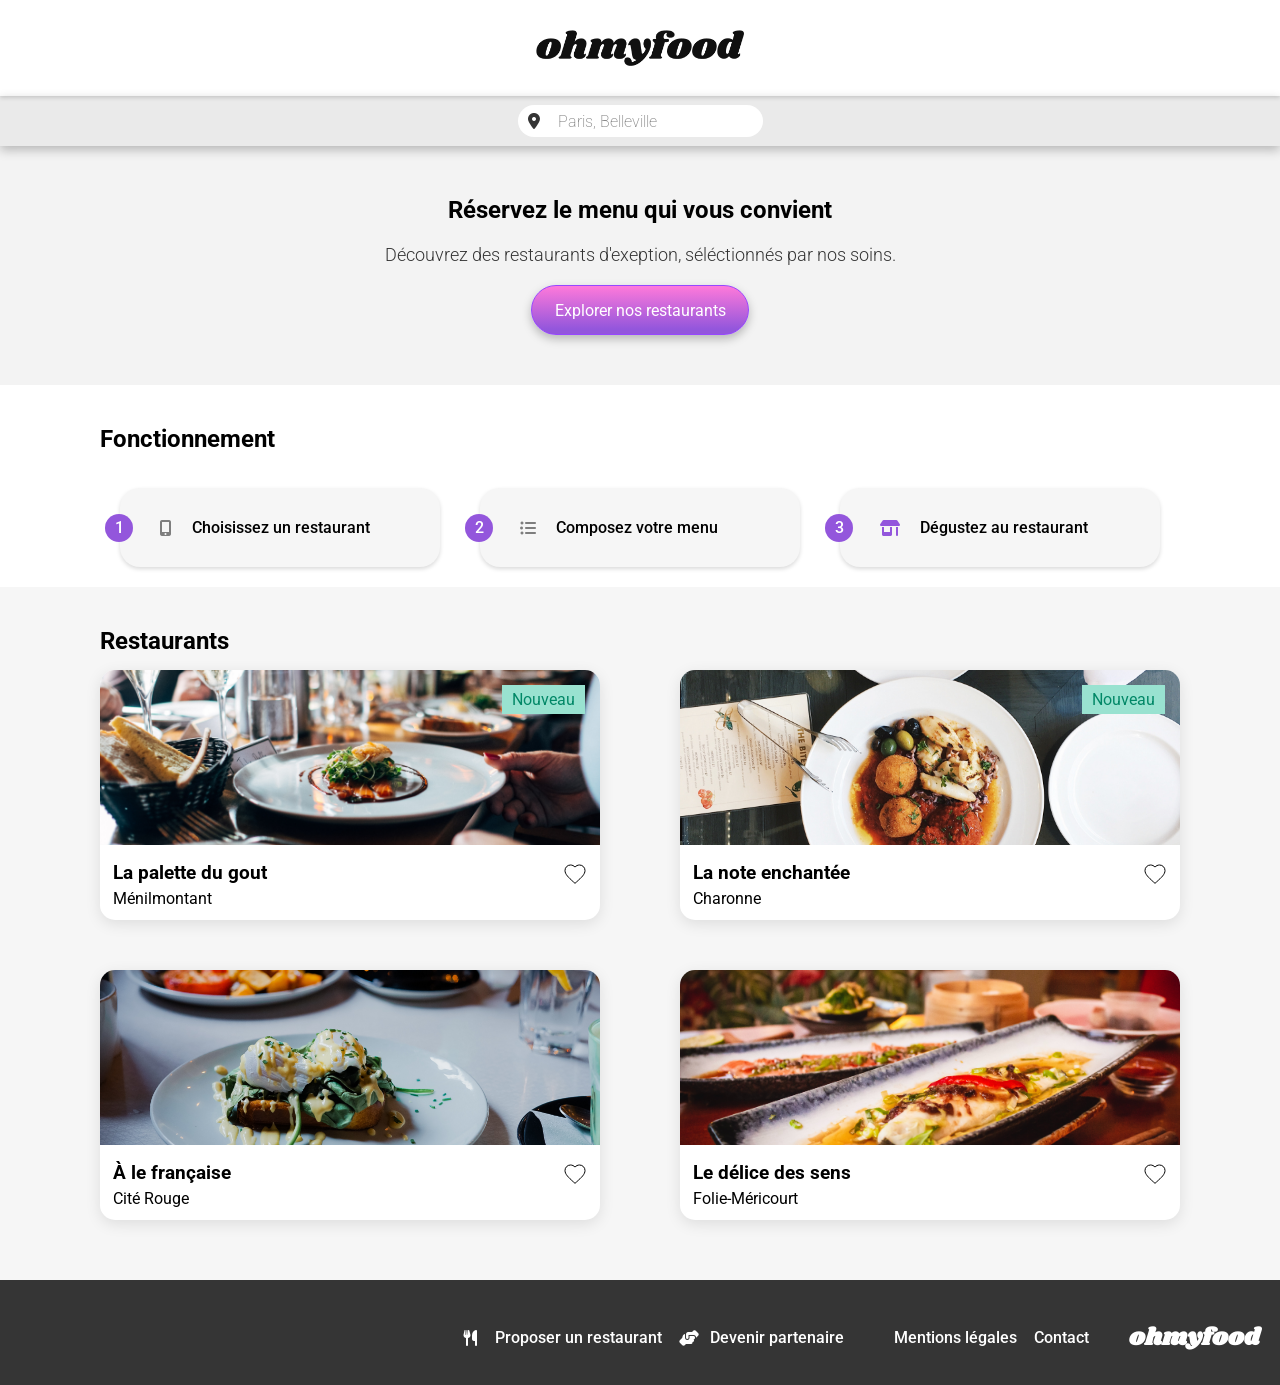
<file: index.html>
<!DOCTYPE html>
<html lang="fr">
    <head>
        <meta charset="UTF-8">
        <meta name="viewport" content="width=device-width, initial-scale=1.0">
        <title>ohmyfood</title>
        <link rel="preconnect" href="https://fonts.googleapis.com">
        <link rel="preconnect" href="https://fonts.gstatic.com" crossorigin>
        <link href="https://fonts.googleapis.com/css2?family=Cabin:ital,wght@0,400..700;1,400..700&family=Poppins:ital,wght@0,100;0,200;0,300;0,400;0,500;0,600;0,700;0,800;0,900;1,100;1,200;1,300;1,400;1,500;1,600;1,700;1,800;1,900&family=Roboto:ital,wght@0,100..900;1,100..900&display=swap" rel="stylesheet">
        <link href="https://fonts.googleapis.com/css2?family=Shrikhand&display=swap" rel="stylesheet">
        <link rel="stylesheet" href="https://cdnjs.cloudflare.com/ajax/libs/font-awesome/6.2.1/css/all.min.css" integrity="sha512-MV7K8+y+gLIBoVD59lQIYicR65iaqukzvf/nwasF0nqhPay5w/9lJmVM2hMDcnK1OnMGCdVK+iQrJ7lzPJQd1w==" crossorigin="anonymous" referrerpolicy="no-referrer">
        <link rel="stylesheet" href="./sass/sass/style.css">
        <link rel="shortcut icon" type="image/x-icon" href="./ImagesTextesOhmyfood/images/logo/oh.png">
    </head>
    <body>
        <div class="start-anim">
            <h1 class="wait">ohmyfood</h1>
        </div>
        <header>
            <nav>
                <div class="logo">
                    <img src="./ImagesTextesOhmyfood/images/logo/ohmyfood.png" alt="logo ohmyfood">
                </div>
                <div class="location">
                    <div class="input-wrapper">
                        <i class="fa-solid fa-location-dot" id="placeholder-icon"></i>
                        <label class="custom-placeholder" >Paris, Belleville</label>
                        <input type="text" class="customInput">
                    </div>
                </div>
            </nav>
        </header>

        <section class="reservation">
            <h2>Réservez le menu qui vous convient</h2>
            <p>Découvrez des restaurants d'exeption, séléctionnés par nos soins.</p>
            <button class="button-gradiant">Explorer nos restaurants</button>
        </section>

        <section class="fonctionnement">
            <h2>Fonctionnement</h2>
            <div class="containeur-fonctionnement">
                <div class="choix">
                    <p>1</p>
                    <i class="fa-solid fa-mobile-screen-button"></i>
                    <h3>Choisissez un restaurant</h3>
                </div>
                <div class="choix">
                    <p>2</p>
                    <i class="fa-solid fa-list-ul"></i>
                    <h3>Composez votre menu</h3>
                </div>
                <div class="choix">
                    <p>3</p>
                    <i class="fa-solid fa-shop" id="purple"></i>
                    <h3>Dégustez au restaurant</h3>
                </div>
            </div>
        </section>

        <section class="liste-restaurant">
            <div class="container-restaurant">
                <h2>Restaurants</h2>
                <article class="container-liste-restaurant">
                    <a class="restaurant" href="./restaurant/la-palette.html">
                        <div class="nouveau">
                            <p>Nouveau</p>
                        </div>
                        <img src="./ImagesTextesOhmyfood/images/restaurants/jay-wennington-N_Y88TWmGwA-unsplash.jpg" alt="La palette du gout">
                        <div class="banniere-sous-restaurant">
                            <div class="restaurant-desc">
                                <h3>La palette du gout</h3>
                                <p>Ménilmontant</p>
                            </div>
                            <svg class="like" xmlns="http://www.w3.org/2000/svg" viewBox="0 0 24 24">
                                <path
                                        d="M12 21.35l-1.45-1.32C5.4 15.36 2 12.28 2 8.5
                                        2 5.42 4.42 3 7.5 3
                                        c1.74 0 3.41 0.81 4.5 2.09
                                        C13.09 3.81 14.76 3 16.5 3
                                        19.58 3 22 5.42 22 8.5
                                        c0 3.78-3.4 6.86-8.55 11.54L12 21.35z" />
                            </svg>
                        </div>
                    </a>
                    <a class="restaurant" href="./restaurant/la-note.html">
                        <div class="nouveau">
                            <p>Nouveau</p>
                        </div>
                        <img src="./ImagesTextesOhmyfood/images/restaurants/stil-u2Lp8tXIcjw-unsplash.jpg" alt="La note enchantée">
                        <div class="banniere-sous-restaurant">
                            <div class="restaurant-desc">
                                <h3>La note enchantée</h3>
                                <p>Charonne</p>
                            </div>
                            <svg class="like" xmlns="http://www.w3.org/2000/svg" viewBox="0 0 24 24">
                                <path
                                        d="M12 21.35l-1.45-1.32C5.4 15.36 2 12.28 2 8.5
                                        2 5.42 4.42 3 7.5 3
                                        c1.74 0 3.41 0.81 4.5 2.09
                                        C13.09 3.81 14.76 3 16.5 3
                                        19.58 3 22 5.42 22 8.5
                                        c0 3.78-3.4 6.86-8.55 11.54L12 21.35z" />
                            </svg>
                        </div>
                    </a>
                    <a class="restaurant" href="./restaurant/a-la-francaise.html">
                        <img src="./ImagesTextesOhmyfood/images/restaurants/toa-heftiba-DQKerTsQwi0-unsplash.jpg" alt="À le française">
                        <div class="banniere-sous-restaurant">
                            <div class="restaurant-desc">
                                <h3>À le française</h3>
                                <p>Cité Rouge</p>
                            </div>
                            <svg class="like" xmlns="http://www.w3.org/2000/svg" viewBox="0 0 24 24">
                                <path
                                        d="M12 21.35l-1.45-1.32C5.4 15.36 2 12.28 2 8.5
                                        2 5.42 4.42 3 7.5 3
                                        c1.74 0 3.41 0.81 4.5 2.09
                                        C13.09 3.81 14.76 3 16.5 3
                                        19.58 3 22 5.42 22 8.5
                                        c0 3.78-3.4 6.86-8.55 11.54L12 21.35z" />
                            </svg>
                        </div>
                    </a>
                    <a class="restaurant" href="./restaurant/le-delice.html">
                        <img src="./ImagesTextesOhmyfood/images/restaurants/louis-hansel-shotsoflouis-qNBGVyOCY8Q-unsplash.jpg" alt="Le délice des sens">
                        <div class="banniere-sous-restaurant">
                            <div class="restaurant-desc">
                                <h3>Le délice des sens</h3>
                                <p>Folie-Méricourt</p>
                            </div>
                            <svg class="like" xmlns="http://www.w3.org/2000/svg" viewBox="0 0 24 24">
                                <defs>
                                    <linearGradient id="likeGradientHover" x1="0%" y1="0%" x2="0%" y2="100%">
                                        <stop offset="0%" style="stop-color:#9356DC;stop-opacity:1" />
                                        <stop offset="100%" style="stop-color:#FF79DA;stop-opacity:1" />
                                    </linearGradient>
                                </defs>
                                <path
                                        d="M12 21.35l-1.45-1.32C5.4 15.36 2 12.28 2 8.5
                                        2 5.42 4.42 3 7.5 3
                                        c1.74 0 3.41 0.81 4.5 2.09
                                        C13.09 3.81 14.76 3 16.5 3
                                        19.58 3 22 5.42 22 8.5
                                        c0 3.78-3.4 6.86-8.55 11.54L12 21.35z" />
                            </svg>
                        </div>
                    </a>
                </article>
            </div>
        </section>
        <footer>
            <h2>ohmyfood</h2>
            <div class="liens">
                <div class="groupe-lien">
                    <a>
                        <i class="fa-solid fa-utensils"></i>
                        <p>Proposer un restaurant</p>
                    </a>
                    <a>
                        <i class="fa-solid fa-handshake-angle"></i>
                        <p>Devenir partenaire</p>
                    </a>
                </div>
                <div class="groupe-lien">
                    <a>
                        <p>Mentions légales</p>
                    </a>
                    <a href="mailto:christopher.delanoue@icloud.com">
                        <p>Contact</p>
                    </a>
                </div>
            </div>
        </footer>
    </body>
</html>
</file>
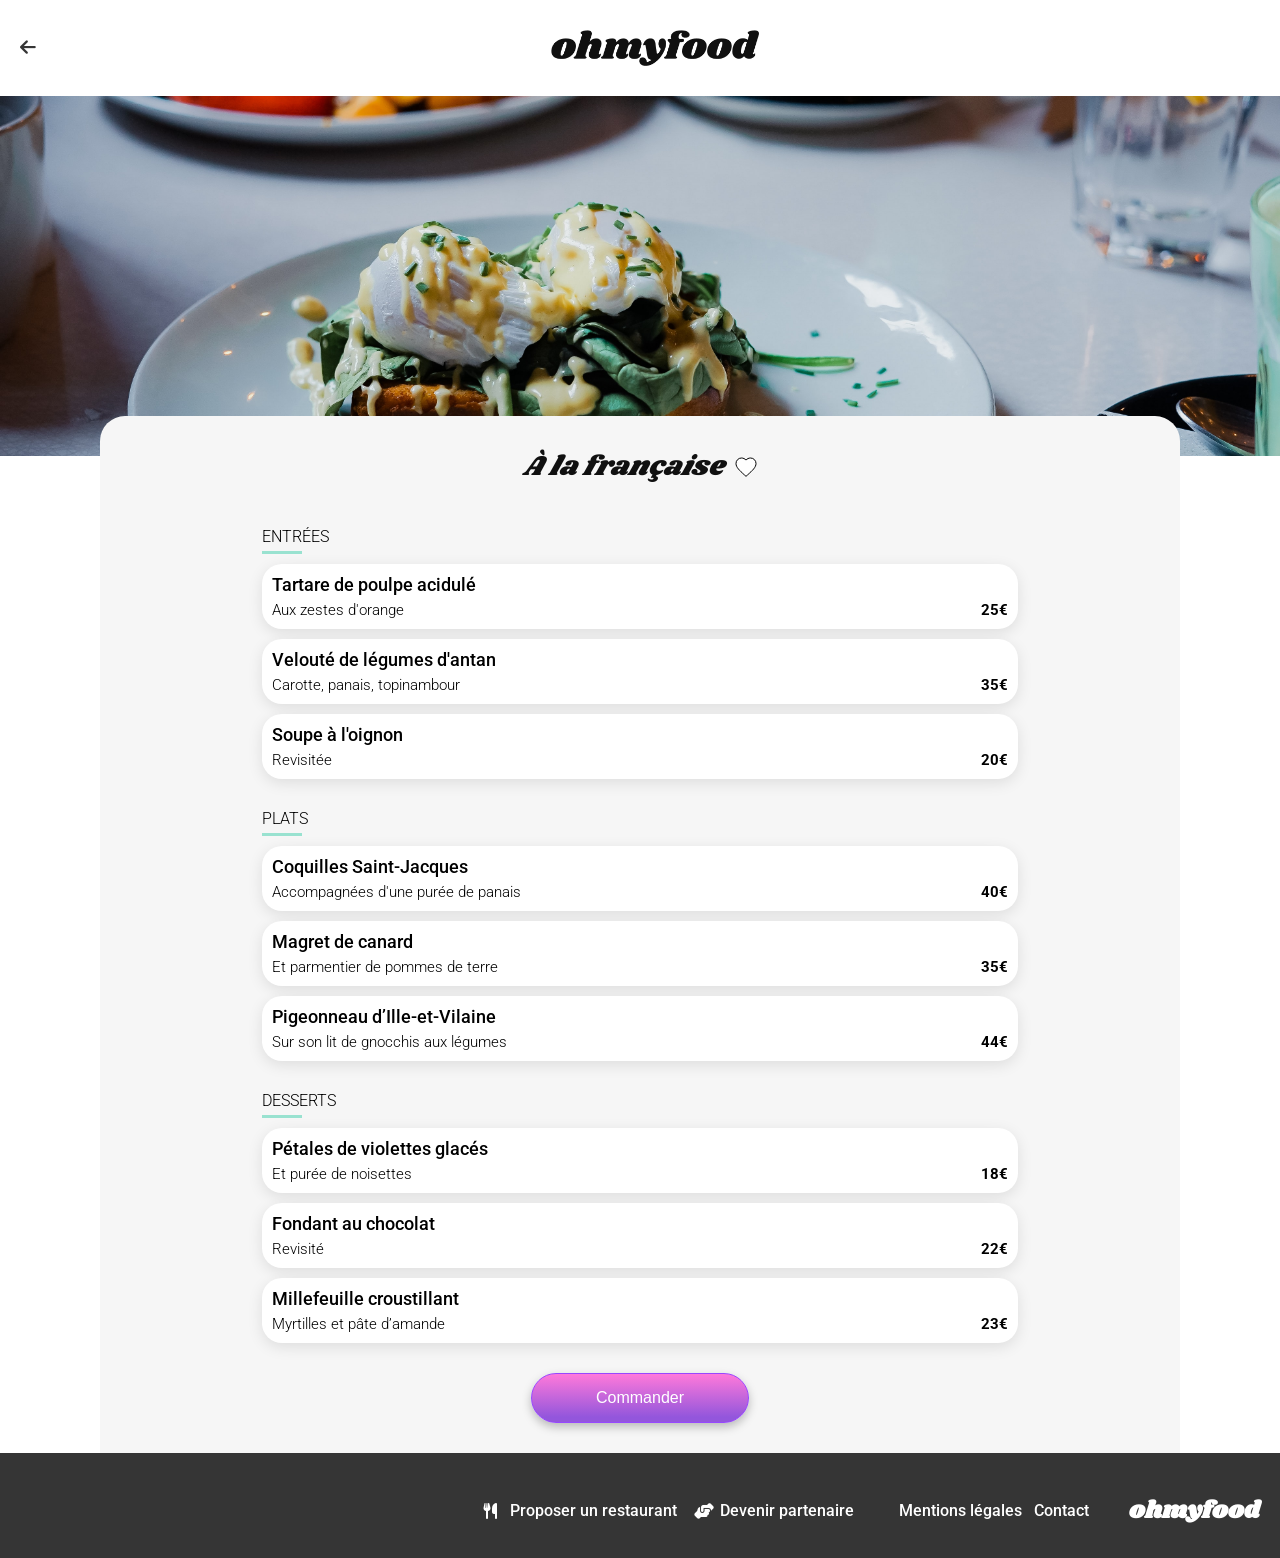
<file: restaurant/a-la-francaise.html>
<!DOCTYPE html>
<html lang="fr">
<head>
    <meta charset="UTF-8">
    <meta name="viewport" content="width=device-width, initial-scale=1.0">
    <title>A la Francaise</title>
    <link rel="preconnect" href="https://fonts.googleapis.com">
    <link rel="preconnect" href="https://fonts.gstatic.com" crossorigin>
    <link href="https://fonts.googleapis.com/css2?family=Cabin:ital,wght@0,400..700;1,400..700&family=Poppins:ital,wght@0,100;0,200;0,300;0,400;0,500;0,600;0,700;0,800;0,900;1,100;1,200;1,300;1,400;1,500;1,600;1,700;1,800;1,900&family=Roboto:ital,wght@0,100..900;1,100..900&display=swap" rel="stylesheet">
    <link href="https://fonts.googleapis.com/css2?family=Shrikhand&display=swap" rel="stylesheet">
    <link rel="stylesheet" href="https://cdnjs.cloudflare.com/ajax/libs/font-awesome/6.2.1/css/all.min.css" integrity="sha512-MV7K8+y+gLIBoVD59lQIYicR65iaqukzvf/nwasF0nqhPay5w/9lJmVM2hMDcnK1OnMGCdVK+iQrJ7lzPJQd1w==" crossorigin="anonymous" referrerpolicy="no-referrer">
    <link rel="stylesheet" href="../sass/sass/restaurant.css">
    <script src="../script/app.js" defer></script>
    <link rel="shortcut icon" type="image/x-icon" href="./ImagesTextesOhmyfood/images/logo/oh.png">
</head>
<body>
    <nav>
        <header>
            <a class="back-to-home" href="../index.html"><i class="fa-solid fa-arrow-left"></i></a>
            <img class="logo" src="../ImagesTextesOhmyfood/images/logo/ohmyfood.png" alt="Logo ohmyfood">
        </header>
        <img class="cover-restaurant" src="../ImagesTextesOhmyfood/images/restaurants/toa-heftiba-DQKerTsQwi0-unsplash.jpg" alt="La palette du gout">
    </nav>
    <main>
        <div class="conteneur-menu">
            <div class="title">
                <h1>À la française</h1>
                <svg class="coeur" xmlns="http://www.w3.org/2000/svg" viewBox="0 0 24 24">
                    <defs>
                        <linearGradient id="likeGradientHover" x1="0%" y1="0%" x2="0%" y2="100%">
                            <stop offset="0%" style="stop-color:#9356DC;stop-opacity:1" />
                            <stop offset="100%" style="stop-color:#FF79DA;stop-opacity:1" />
                        </linearGradient>
                    </defs>
                    <path
                            d="M12 21.35l-1.45-1.32C5.4 15.36 2 12.28 2 8.5
                                    2 5.42 4.42 3 7.5 3
                                    c1.74 0 3.41 0.81 4.5 2.09
                                    C13.09 3.81 14.76 3 16.5 3
                                    19.58 3 22 5.42 22 8.5
                                    c0 3.78-3.4 6.86-8.55 11.54L12 21.35z" />
                </svg>
            </div>
            <section class="class-menu" id="entrees">
                <h2>ENTRÉES</h2>
                <div class="souligne"></div>
                <article class="plat">
                    <div class="space-between">
                        <div class="desc">
                            <h3>Tartare de poulpe acidulé</h3>
                            <p>Aux zestes d'orange</p>
                        </div>
                        <div class="prix">
                            <h3>25€</h3>
                        </div>
                    </div>
                    <div class="like">
                        <i class="fa-regular fa-circle-check"></i>
                    </div>
                </article>
                <article class="plat">
                    <div class="space-between">
                        <div class="desc">
                            <h3>Velouté de légumes d'antan</h3>
                            <p>Carotte, panais, topinambour</p>
                        </div>
                        <div class="prix">
                            <h3>35€</h3>
                        </div>
                    </div>
                    <div class="like">
                        <i class="fa-regular fa-circle-check"></i>
                    </div>
                </article>
                <article class="plat">
                    <div class="space-between">
                        <div class="desc">
                            <h3>Soupe à l'oignon</h3>
                            <p>Revisitée</p>
                        </div>
                        <div class="prix">
                            <h3>20€</h3>
                        </div>
                    </div>
                    <div class="like">
                        <i class="fa-regular fa-circle-check"></i>
                    </div>
                </article>
            </section>
            <section class="class-menu" id="plats">
                <h2>PLATS</h2>
                <div class="souligne"></div>
                <article class="plat">
                    <div class="space-between">
                        <div class="desc">
                            <h3>Coquilles Saint-Jacques</h3>
                            <p>Accompagnées d'une purée de panais</p>
                        </div>
                        <div class="prix">
                            <h3>40€</h3>
                        </div>
                    </div>
                    <div class="like">
                        <i class="fa-regular fa-circle-check"></i>
                    </div>
                </article>
                <article class="plat">
                    <div class="space-between">
                        <div class="desc">
                            <h3>Magret de canard</h3>
                            <p>Et parmentier de pommes de terre</p>
                        </div>
                        <div class="prix">
                            <h3>35€</h3>
                        </div>
                    </div>
                    <div class="like">
                        <i class="fa-regular fa-circle-check"></i>
                    </div>
                </article>
                <article class="plat">
                    <div class="space-between">
                        <div class="desc">
                            <h3>Pigeonneau d’Ille-et-Vilaine</h3>
                            <p>Sur son lit de gnocchis aux légumes</p>
                        </div>
                        <div class="prix">
                            <h3>44€</h3>
                        </div>
                    </div>
                    <div class="like">
                        <i class="fa-regular fa-circle-check"></i>
                    </div>
                </article>
            </section>
            <section class="class-menu" id="desserts">
                <h2>DESSERTS</h2>
                <div class="souligne"></div>
                <article class="plat">
                    <div class="space-between">
                        <div class="desc">
                            <h3>Pétales de violettes glacés</h3>
                            <p>Et purée de noisettes</p>
                        </div>
                        <div class="prix">
                            <h3>18€</h3>
                        </div>
                    </div>
                    <div class="like">
                        <i class="fa-regular fa-circle-check"></i>
                    </div>
                </article>
                <article class="plat">
                    <div class="space-between">
                        <div class="desc">
                            <h3>Fondant au chocolat</h3>
                            <p>Revisité</p>
                        </div>
                        <div class="prix">
                            <h3>22€</h3>
                        </div>
                    </div>
                    <div class="like">
                        <i class="fa-regular fa-circle-check"></i>
                    </div>
                </article>
                <article class="plat">
                    <div class="space-between">
                        <div class="desc">
                            <h3>Millefeuille croustillant</h3>
                            <p>Myrtilles et pâte d’amande</p>
                        </div>
                        <div class="prix">
                            <h3>23€</h3>
                        </div>
                    </div>
                    <div class="like">
                        <i class="fa-regular fa-circle-check"></i>
                    </div>
                </article>
            </section>
            <div class="div-commande">
                <button class="button-gradiant">Commander</button>
            </div>
        </div>
    </main>
    <footer>
        <h2>ohmyfood</h2>
        <div class="liens">
            <div class="groupe-lien">
                <a>
                    <i class="fa-solid fa-utensils"></i>
                    <p>Proposer un restaurant</p>
                </a>
                <a>
                    <i class="fa-solid fa-handshake-angle"></i>
                    <p>Devenir partenaire</p>
                </a>
            </div>
            <div class="groupe-lien">
                <a>
                    <p>Mentions légales</p>
                </a>
                <a href="mailto:christopher.delanoue@icloud.com">
                    <p>Contact</p>
                </a>
            </div>
        </div>
    </footer>
</body>
</html>
</file>
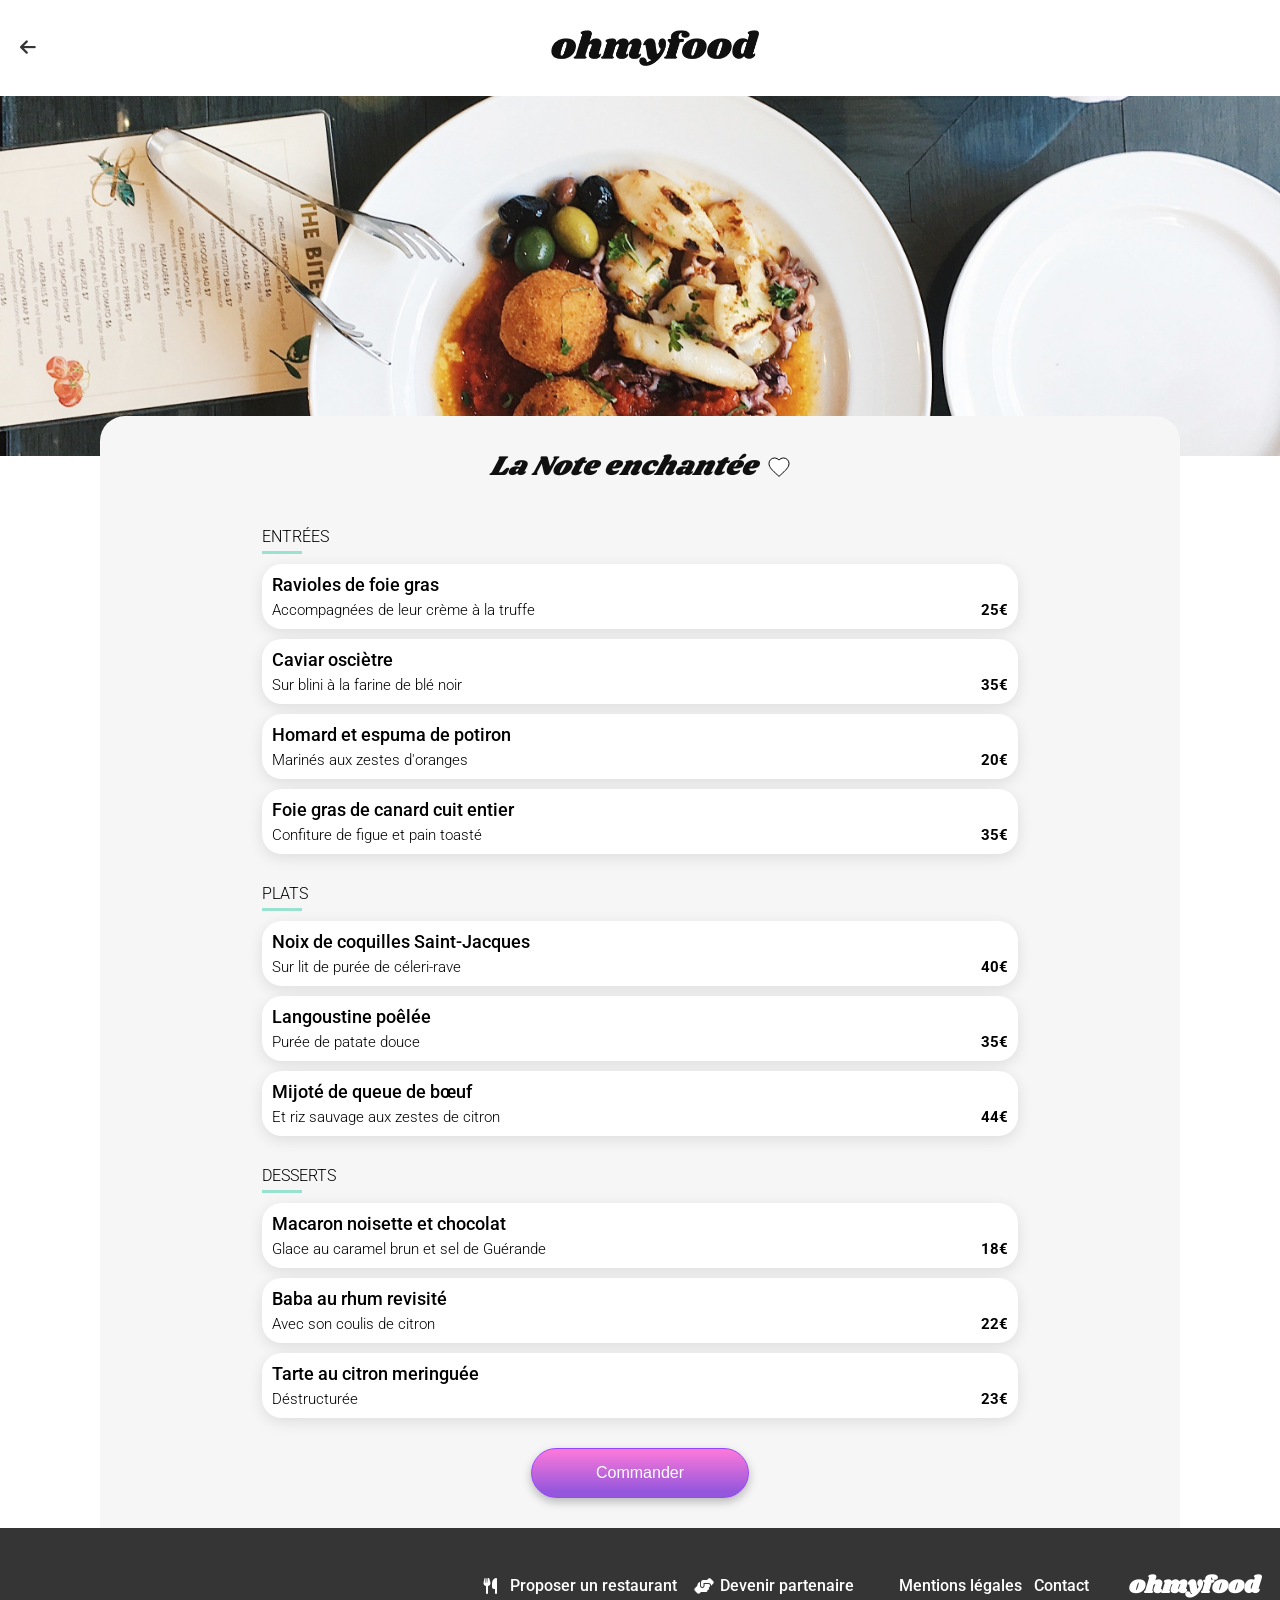
<file: restaurant/la-note.html>
<!DOCTYPE html>
<html lang="fr">
<head>
    <meta charset="UTF-8">
    <meta name="viewport" content="width=device-width, initial-scale=1.0">
    <title>La note enchantée</title>
    <link rel="preconnect" href="https://fonts.googleapis.com">
    <link rel="preconnect" href="https://fonts.gstatic.com" crossorigin>
    <link href="https://fonts.googleapis.com/css2?family=Cabin:ital,wght@0,400..700;1,400..700&family=Poppins:ital,wght@0,100;0,200;0,300;0,400;0,500;0,600;0,700;0,800;0,900;1,100;1,200;1,300;1,400;1,500;1,600;1,700;1,800;1,900&family=Roboto:ital,wght@0,100..900;1,100..900&display=swap" rel="stylesheet">
    <link href="https://fonts.googleapis.com/css2?family=Shrikhand&display=swap" rel="stylesheet">
    <link rel="stylesheet" href="https://cdnjs.cloudflare.com/ajax/libs/font-awesome/6.2.1/css/all.min.css" integrity="sha512-MV7K8+y+gLIBoVD59lQIYicR65iaqukzvf/nwasF0nqhPay5w/9lJmVM2hMDcnK1OnMGCdVK+iQrJ7lzPJQd1w==" crossorigin="anonymous" referrerpolicy="no-referrer">
    <link rel="stylesheet" href="../sass/sass/restaurant.css">
    <script src="../script/app.js" defer></script>
    <link rel="shortcut icon" type="image/x-icon" href="./ImagesTextesOhmyfood/images/logo/oh.png">
</head>
<body>
    <nav>
        <header>
            <a class="back-to-home" href="../index.html"><i class="fa-solid fa-arrow-left"></i></a>
            <img class="logo" src="../ImagesTextesOhmyfood/images/logo/ohmyfood.png" alt="Logo ohmyfood">
        </header>
        <img class="cover-restaurant" src="../ImagesTextesOhmyfood/images/restaurants/stil-u2Lp8tXIcjw-unsplash.jpg" alt="La palette du gout">
    </nav>
    <main>
        <div class="conteneur-menu">
            <div class="title">
                <h1>La Note enchantée</h1>
                <svg class="coeur" xmlns="http://www.w3.org/2000/svg" viewBox="0 0 24 24">
                    <defs>
                        <linearGradient id="likeGradientHover" x1="0%" y1="0%" x2="0%" y2="100%">
                            <stop offset="0%" style="stop-color:#9356DC;stop-opacity:1" />
                            <stop offset="100%" style="stop-color:#FF79DA;stop-opacity:1" />
                        </linearGradient>
                    </defs>
                    <path
                            d="M12 21.35l-1.45-1.32C5.4 15.36 2 12.28 2 8.5
                                    2 5.42 4.42 3 7.5 3
                                    c1.74 0 3.41 0.81 4.5 2.09
                                    C13.09 3.81 14.76 3 16.5 3
                                    19.58 3 22 5.42 22 8.5
                                    c0 3.78-3.4 6.86-8.55 11.54L12 21.35z" />
                </svg>
            </div>
            <section class="class-menu" id="entrees">
                <h2>ENTRÉES</h2>
                <div class="souligne"></div>
                <article class="plat">
                    <div class="space-between">
                        <div class="desc">
                            <h3>Ravioles de foie gras</h3>
                            <p>Accompagnées de leur crème à la truffe</p>
                        </div>
                        <div class="prix">
                            <h3>25€</h3>
                        </div>
                    </div>
                    <div class="like">
                        <i class="fa-regular fa-circle-check"></i>
                    </div>
                </article>
                <article class="plat">
                    <div class="space-between">
                        <div class="desc">
                            <h3>Caviar osciètre</h3>
                            <p>Sur blini à la farine de blé noir</p>
                        </div>
                        <div class="prix">
                            <h3>35€</h3>
                        </div>
                    </div>
                    <div class="like">
                        <i class="fa-regular fa-circle-check"></i>
                    </div>
                </article>
                <article class="plat">
                    <div class="space-between">
                        <div class="desc">
                            <h3>Homard et espuma de potiron</h3>
                            <p>Marinés aux zestes d'oranges</p>
                        </div>
                        <div class="prix">
                            <h3>20€</h3>
                        </div>
                    </div>
                    <div class="like">
                        <i class="fa-regular fa-circle-check"></i>
                    </div>
                </article>
                <article class="plat">
                    <div class="space-between">
                        <div class="desc">
                            <h3>Foie gras de canard cuit entier</h3>
                            <p>Confiture de figue et pain toasté</p>
                        </div>
                        <div class="prix">
                            <h3>35€</h3>
                        </div>
                    </div>
                    <div class="like">
                        <i class="fa-regular fa-circle-check"></i>
                    </div>
                </article>
            </section>
            <section class="class-menu" id="plats">
                <h2>PLATS</h2>
                <div class="souligne"></div>
                <article class="plat">
                    <div class="space-between">
                        <div class="desc">
                            <h3>Noix de coquilles Saint-Jacques</h3>
                            <p>Sur lit de purée de céleri-rave</p>
                        </div>
                        <div class="prix">
                            <h3>40€</h3>
                        </div>
                    </div>
                    <div class="like">
                        <i class="fa-regular fa-circle-check"></i>
                    </div>
                </article>
                <article class="plat">
                    <div class="space-between">
                        <div class="desc">
                            <h3>Langoustine poêlée</h3>
                            <p>Purée de patate douce</p>
                        </div>
                        <div class="prix">
                            <h3>35€</h3>
                        </div>
                    </div>
                    <div class="like">
                        <i class="fa-regular fa-circle-check"></i>
                    </div>
                </article>
                <article class="plat">
                    <div class="space-between">
                        <div class="desc">
                            <h3>Mijoté de queue de bœuf</h3>
                            <p>Et riz sauvage aux zestes de citron</p>
                        </div>
                        <div class="prix">
                            <h3>44€</h3>
                        </div>
                    </div>
                    <div class="like">
                        <i class="fa-regular fa-circle-check"></i>
                    </div>
                </article>
            </section>
            <section class="class-menu" id="desserts">
                <h2>DESSERTS</h2>
                <div class="souligne"></div>
                <article class="plat">
                    <div class="space-between">
                        <div class="desc">
                            <h3>Macaron noisette et chocolat</h3>
                            <p>Glace au caramel brun et sel de Guérande</p>
                        </div>
                        <div class="prix">
                            <h3>18€</h3>
                        </div>
                    </div>
                    <div class="like">
                        <i class="fa-regular fa-circle-check"></i>
                    </div>
                </article>
                <article class="plat">
                    <div class="space-between">
                        <div class="desc">
                            <h3>Baba au rhum revisité</h3>
                            <p>Avec son coulis de citron</p>
                        </div>
                        <div class="prix">
                            <h3>22€</h3>
                        </div>
                    </div>
                    <div class="like">
                        <i class="fa-regular fa-circle-check"></i>
                    </div>
                </article>
                <article class="plat">
                    <div class="space-between">
                        <div class="desc">
                            <h3>Tarte au citron meringuée</h3>
                            <p>Déstructurée</p>
                        </div>
                        <div class="prix">
                            <h3>23€</h3>
                        </div>
                    </div>
                    <div class="like">
                        <i class="fa-regular fa-circle-check"></i>
                    </div>
                </article>
            </section>
            <div class="div-commande">
                <button class="button-gradiant">Commander</button>
            </div>
        </div>
    </main>
    <footer>
        <h2>ohmyfood</h2>
        <div class="liens">
            <div class="groupe-lien">
                <a>
                    <i class="fa-solid fa-utensils"></i>
                    <p>Proposer un restaurant</p>
                </a>
                <a>
                    <i class="fa-solid fa-handshake-angle"></i>
                    <p>Devenir partenaire</p>
                </a>
            </div>
            <div class="groupe-lien">
                <a>
                    <p>Mentions légales</p>
                </a>
                <a href="mailto:christopher.delanoue@icloud.com">
                    <p>Contact</p>
                </a>
            </div>
        </div>
    </footer>
</body>
</html>
</file>
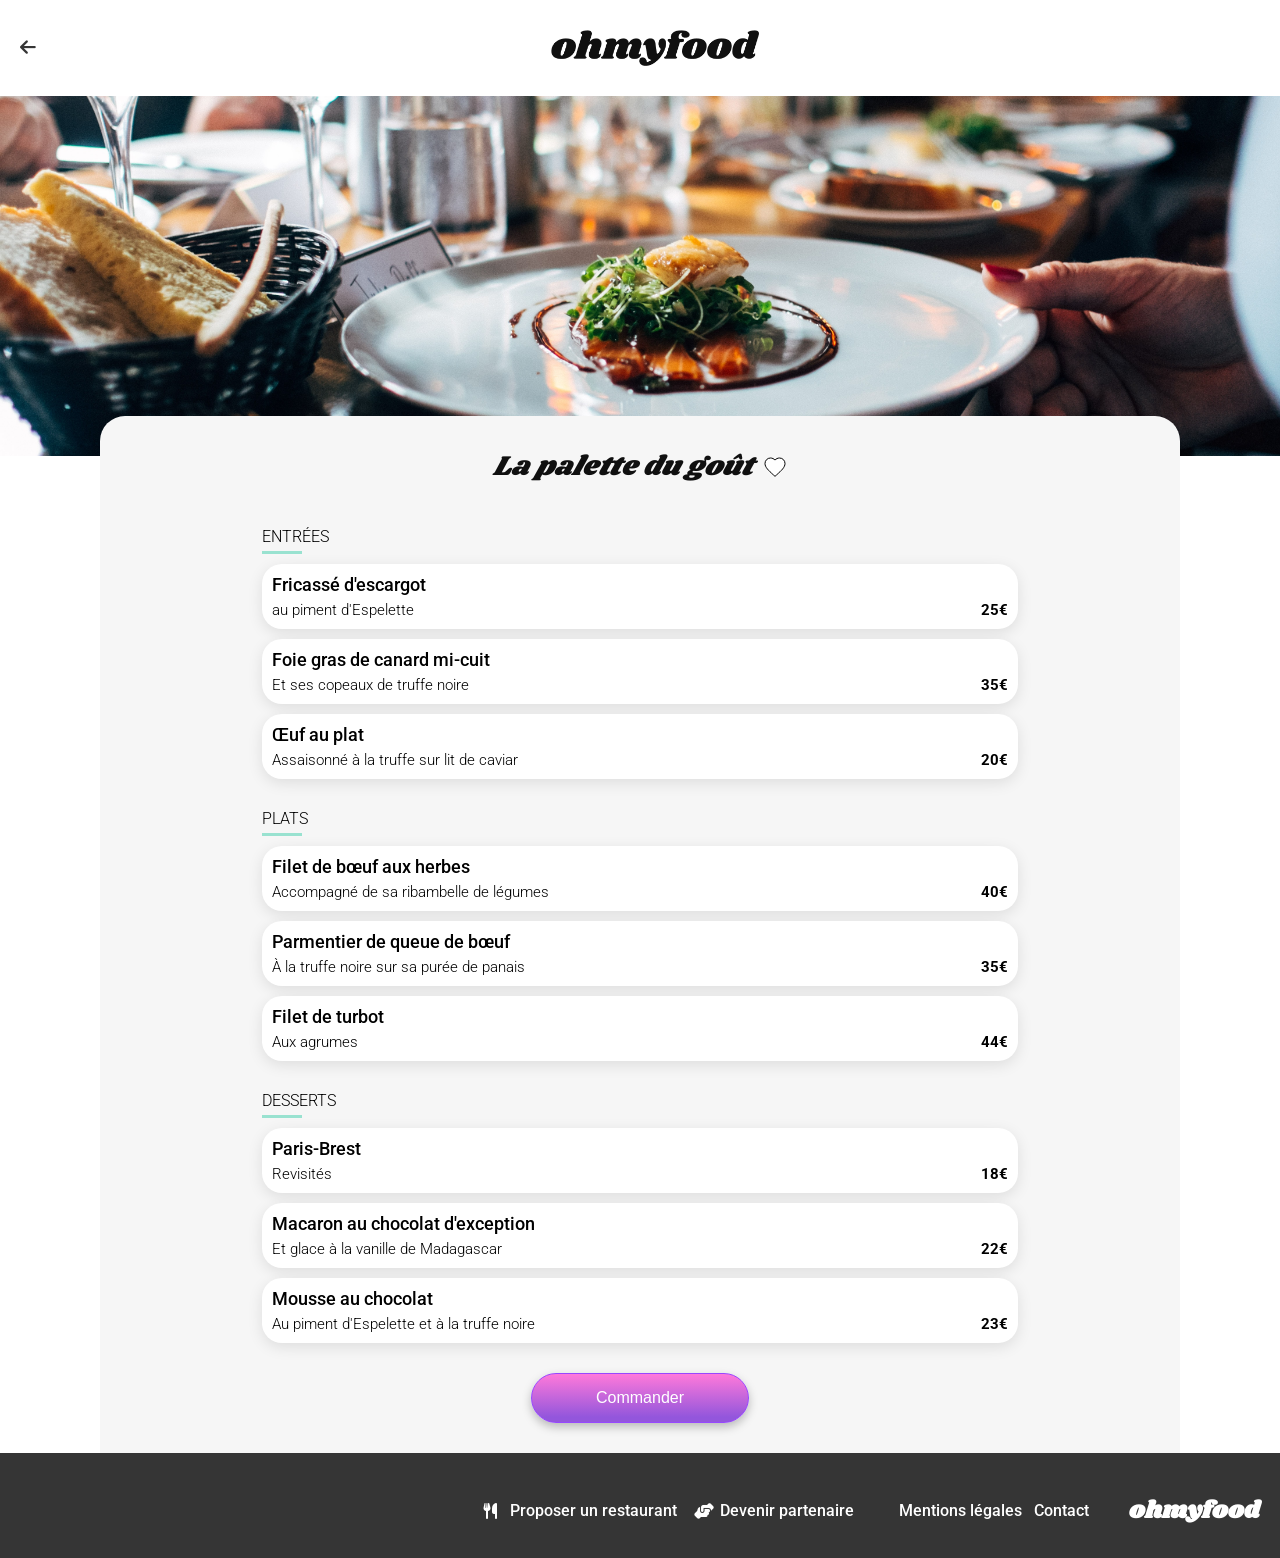
<file: restaurant/la-palette.html>
<!DOCTYPE html>
<html lang="fr">
<head>
    <meta charset="UTF-8">
    <meta name="viewport" content="width=device-width, initial-scale=1.0">
    <title>La palette du gout</title>
    <link rel="preconnect" href="https://fonts.googleapis.com">
    <link rel="preconnect" href="https://fonts.gstatic.com" crossorigin>
    <link href="https://fonts.googleapis.com/css2?family=Cabin:ital,wght@0,400..700;1,400..700&family=Poppins:ital,wght@0,100;0,200;0,300;0,400;0,500;0,600;0,700;0,800;0,900;1,100;1,200;1,300;1,400;1,500;1,600;1,700;1,800;1,900&family=Roboto:ital,wght@0,100..900;1,100..900&display=swap" rel="stylesheet">
    <link href="https://fonts.googleapis.com/css2?family=Shrikhand&display=swap" rel="stylesheet">
    <link rel="stylesheet" href="https://cdnjs.cloudflare.com/ajax/libs/font-awesome/6.2.1/css/all.min.css" integrity="sha512-MV7K8+y+gLIBoVD59lQIYicR65iaqukzvf/nwasF0nqhPay5w/9lJmVM2hMDcnK1OnMGCdVK+iQrJ7lzPJQd1w==" crossorigin="anonymous" referrerpolicy="no-referrer">
    <link rel="stylesheet" href="../sass/sass/restaurant.css">
    <script src="../script/app.js" defer></script>
    <link rel="shortcut icon" type="image/x-icon" href="./ImagesTextesOhmyfood/images/logo/oh.png">
</head>
<body>
    <nav>
        <header>
            <a class="back-to-home" href="../index.html"><i class="fa-solid fa-arrow-left"></i></a>
            <img class="logo" src="../ImagesTextesOhmyfood/images/logo/ohmyfood.png" alt="Logo ohmyfood">
        </header>
        <img class="cover-restaurant" src="../ImagesTextesOhmyfood/images/restaurants/jay-wennington-N_Y88TWmGwA-unsplash.jpg" alt="La palette du gout">
    </nav>
    <main>
       <div class="conteneur-menu">
           <div class="title">
               <h1>La palette du goût</h1>
               <svg class="coeur" xmlns="http://www.w3.org/2000/svg" viewBox="0 0 24 24">
                   <defs>
                       <linearGradient id="likeGradientHover" x1="0%" y1="0%" x2="0%" y2="100%">
                           <stop offset="0%" style="stop-color:#9356DC;stop-opacity:1" />
                           <stop offset="100%" style="stop-color:#FF79DA;stop-opacity:1" />
                       </linearGradient>
                   </defs>
                   <path
                           d="M12 21.35l-1.45-1.32C5.4 15.36 2 12.28 2 8.5
                                    2 5.42 4.42 3 7.5 3
                                    c1.74 0 3.41 0.81 4.5 2.09
                                    C13.09 3.81 14.76 3 16.5 3
                                    19.58 3 22 5.42 22 8.5
                                    c0 3.78-3.4 6.86-8.55 11.54L12 21.35z" />
               </svg>
           </div>
           <section class="class-menu" id="entrees">
               <h2>ENTRÉES</h2>
               <div class="souligne"></div>
               <article class="plat">
                   <div class="space-between">
                       <div class="desc">
                           <h3>Fricassé d'escargot</h3>
                           <p>au piment d'Espelette</p>
                       </div>
                       <div class="prix">
                           <h3>25€</h3>
                       </div>
                   </div>
                   <div class="like">
                       <i class="fa-regular fa-circle-check"></i>
                   </div>
               </article>
               <article class="plat">
                   <div class="space-between">
                       <div class="desc">
                           <h3>Foie gras de canard mi-cuit</h3>
                           <p>Et ses copeaux de truffe noire</p>
                       </div>
                       <div class="prix">
                           <h3>35€</h3>
                       </div>
                   </div>
                   <div class="like">
                       <i class="fa-regular fa-circle-check"></i>
                   </div>
               </article>
               <article class="plat">
                   <div class="space-between">
                       <div class="desc">
                           <h3>Œuf au plat</h3>
                           <p>Assaisonné à la truffe sur lit de caviar</p>
                       </div>
                       <div class="prix">
                           <h3>20€</h3>
                       </div>
                   </div>
                   <div class="like">
                       <i class="fa-regular fa-circle-check"></i>
                   </div>
               </article>
           </section>
           <section class="class-menu" id="plats">
               <h2>PLATS</h2>
               <div class="souligne"></div>
               <article class="plat">
                   <div class="space-between">
                       <div class="desc">
                           <h3>Filet de bœuf aux herbes</h3>
                           <p>Accompagné de sa ribambelle de légumes</p>
                       </div>
                       <div class="prix">
                           <h3>40€</h3>
                       </div>
                   </div>
                   <div class="like">
                       <i class="fa-regular fa-circle-check"></i>
                   </div>
               </article>
               <article class="plat">
                   <div class="space-between">
                       <div class="desc">
                           <h3>Parmentier de queue de bœuf</h3>
                           <p>À la truffe noire sur sa purée de panais</p>
                       </div>
                       <div class="prix">
                           <h3>35€</h3>
                       </div>
                   </div>
                   <div class="like">
                       <i class="fa-regular fa-circle-check"></i>
                   </div>
               </article>
               <article class="plat">
                   <div class="space-between">
                       <div class="desc">
                           <h3>Filet de turbot</h3>
                           <p>Aux agrumes</p>
                       </div>
                       <div class="prix">
                           <h3>44€</h3>
                       </div>
                   </div>
                   <div class="like">
                       <i class="fa-regular fa-circle-check"></i>
                   </div>
               </article>
           </section>
           <section class="class-menu" id="desserts">
               <h2>DESSERTS</h2>
               <div class="souligne"></div>
               <article class="plat">
                   <div class="space-between">
                       <div class="desc">
                           <h3>Paris-Brest</h3>
                           <p>Revisités</p>
                       </div>
                       <div class="prix">
                           <h3>18€</h3>
                       </div>
                   </div>
                   <div class="like">
                       <i class="fa-regular fa-circle-check"></i>
                   </div>
               </article>
               <article class="plat">
                   <div class="space-between">
                       <div class="desc">
                           <h3>Macaron au chocolat d'exception </h3>
                           <p>Et glace à la vanille de Madagascar</p>
                       </div>
                       <div class="prix">
                           <h3>22€</h3>
                       </div>
                   </div>
                   <div class="like">
                       <i class="fa-regular fa-circle-check"></i>
                   </div>
               </article>
               <article class="plat">
                   <div class="space-between">
                       <div class="desc">
                           <h3>Mousse au chocolat</h3>
                           <p>Au piment d'Espelette et à la truffe noire</p>
                       </div>
                       <div class="prix">
                           <h3>23€</h3>
                       </div>
                   </div>
                   <div class="like">
                       <i class="fa-regular fa-circle-check"></i>
                   </div>
               </article>
           </section>
           <div class="div-commande">
               <button class="button-gradiant">Commander</button>
           </div>
       </div>
    </main>
    <footer>
        <h2>ohmyfood</h2>
        <div class="liens">
            <div class="groupe-lien">
                <a>
                    <i class="fa-solid fa-utensils"></i>
                    <p>Proposer un restaurant</p>
                </a>
                <a>
                    <i class="fa-solid fa-handshake-angle"></i>
                    <p>Devenir partenaire</p>
                </a>
            </div>
            <div class="groupe-lien">
                <a>
                    <p>Mentions légales</p>
                </a>
                <a href="mailto:christopher.delanoue@icloud.com">
                    <p>Contact</p>
                </a>
            </div>
        </div>
    </footer>
</body>
</html>
</file>
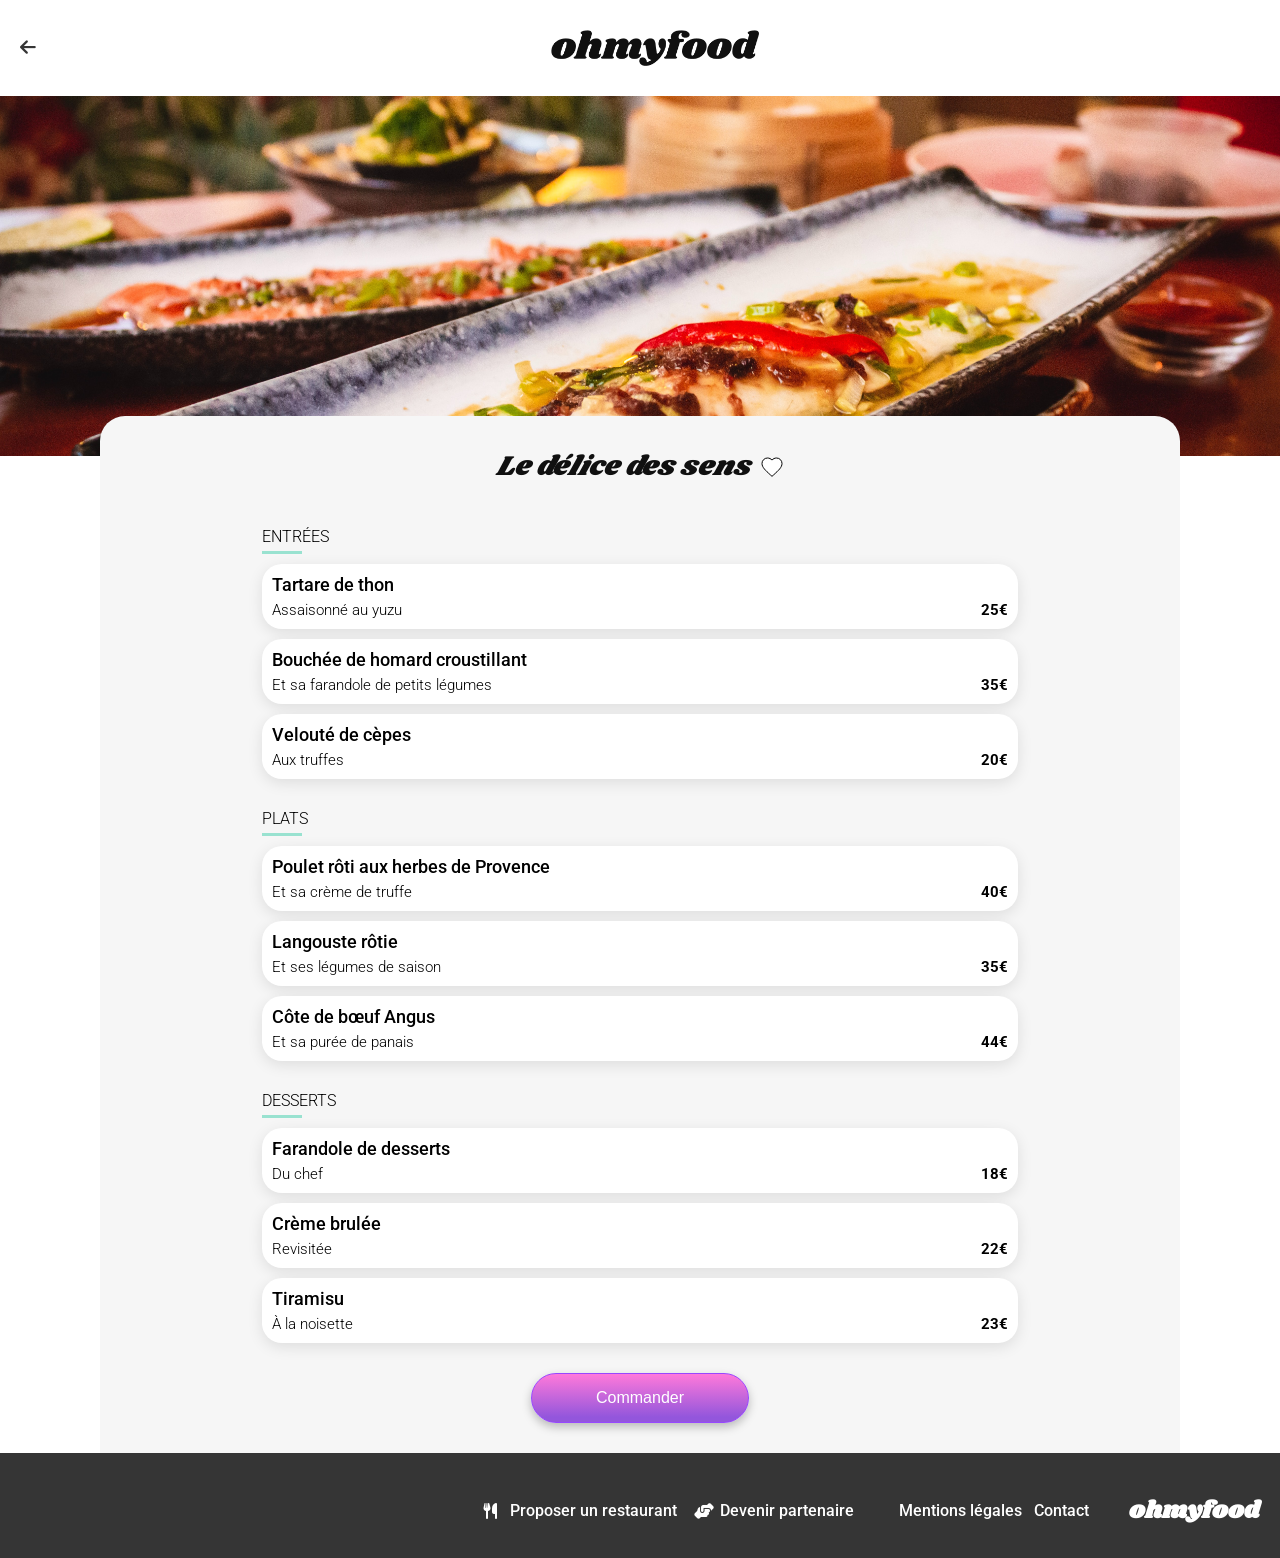
<file: restaurant/le-delice.html>
<!DOCTYPE html>
<html lang="fr">
<head>
    <meta charset="UTF-8">
    <meta name="viewport" content="width=device-width, initial-scale=1.0">
    <title>Le délice des sens</title>
    <link rel="preconnect" href="https://fonts.googleapis.com">
    <link rel="preconnect" href="https://fonts.gstatic.com" crossorigin>
    <link href="https://fonts.googleapis.com/css2?family=Cabin:ital,wght@0,400..700;1,400..700&family=Poppins:ital,wght@0,100;0,200;0,300;0,400;0,500;0,600;0,700;0,800;0,900;1,100;1,200;1,300;1,400;1,500;1,600;1,700;1,800;1,900&family=Roboto:ital,wght@0,100..900;1,100..900&display=swap" rel="stylesheet">
    <link href="https://fonts.googleapis.com/css2?family=Shrikhand&display=swap" rel="stylesheet">
    <link rel="stylesheet" href="https://cdnjs.cloudflare.com/ajax/libs/font-awesome/6.2.1/css/all.min.css" integrity="sha512-MV7K8+y+gLIBoVD59lQIYicR65iaqukzvf/nwasF0nqhPay5w/9lJmVM2hMDcnK1OnMGCdVK+iQrJ7lzPJQd1w==" crossorigin="anonymous" referrerpolicy="no-referrer">
    <link rel="stylesheet" href="../sass/sass/restaurant.css">
    <script src="../script/app.js" defer></script>
    <link rel="shortcut icon" type="image/x-icon" href="./ImagesTextesOhmyfood/images/logo/oh.png">
</head>
<body>
    <nav>
        <header>
            <a class="back-to-home" href="../index.html"><i class="fa-solid fa-arrow-left"></i></a>
            <img class="logo" src="../ImagesTextesOhmyfood/images/logo/ohmyfood.png" alt="Logo ohmyfood">
        </header>
        <img class="cover-restaurant" src="../ImagesTextesOhmyfood/images/restaurants/louis-hansel-shotsoflouis-qNBGVyOCY8Q-unsplash.jpg" alt="La palette du gout">
    </nav>
    <main>
        <div class="conteneur-menu">
            <div class="title">
                <h1>Le délice des sens</h1>
                <svg class="coeur" xmlns="http://www.w3.org/2000/svg" viewBox="0 0 24 24">
                    <defs>
                        <linearGradient id="likeGradientHover" x1="0%" y1="0%" x2="0%" y2="100%">
                            <stop offset="0%" style="stop-color:#9356DC;stop-opacity:1" />
                            <stop offset="100%" style="stop-color:#FF79DA;stop-opacity:1" />
                        </linearGradient>
                    </defs>
                    <path
                            d="M12 21.35l-1.45-1.32C5.4 15.36 2 12.28 2 8.5
                                    2 5.42 4.42 3 7.5 3
                                    c1.74 0 3.41 0.81 4.5 2.09
                                    C13.09 3.81 14.76 3 16.5 3
                                    19.58 3 22 5.42 22 8.5
                                    c0 3.78-3.4 6.86-8.55 11.54L12 21.35z" />
                </svg>
            </div>
            <section class="class-menu" id="entrees">
                <h2>ENTRÉES</h2>
                <div class="souligne"></div>
                <article class="plat">
                    <div class="space-between">
                        <div class="desc">
                            <h3>Tartare de thon</h3>
                            <p>Assaisonné au yuzu</p>
                        </div>
                        <div class="prix">
                            <h3>25€</h3>
                        </div>
                    </div>
                    <div class="like">
                        <i class="fa-regular fa-circle-check"></i>
                    </div>
                </article>
                <article class="plat">
                    <div class="space-between">
                        <div class="desc">
                            <h3>Bouchée de homard croustillant</h3>
                            <p>Et sa farandole de petits légumes</p>
                        </div>
                        <div class="prix">
                            <h3>35€</h3>
                        </div>
                    </div>
                    <div class="like">
                        <i class="fa-regular fa-circle-check"></i>
                    </div>
                </article>
                <article class="plat">
                    <div class="space-between">
                        <div class="desc">
                            <h3>Velouté de cèpes </h3>
                            <p>Aux truffes</p>
                        </div>
                        <div class="prix">
                            <h3>20€</h3>
                        </div>
                    </div>
                    <div class="like">
                        <i class="fa-regular fa-circle-check"></i>
                    </div>
                </article>
            </section>
            <section class="class-menu" id="plats">
                <h2>PLATS</h2>
                <div class="souligne"></div>
                <article class="plat">
                    <div class="space-between">
                        <div class="desc">
                            <h3>Poulet rôti aux herbes de Provence</h3>
                            <p>Et sa crème de truffe</p>
                        </div>
                        <div class="prix">
                            <h3>40€</h3>
                        </div>
                    </div>
                    <div class="like">
                        <i class="fa-regular fa-circle-check"></i>
                    </div>
                </article>
                <article class="plat">
                    <div class="space-between">
                        <div class="desc">
                            <h3>Langouste rôtie</h3>
                            <p>Et ses légumes de saison</p>
                        </div>
                        <div class="prix">
                            <h3>35€</h3>
                        </div>
                    </div>
                    <div class="like">
                        <i class="fa-regular fa-circle-check"></i>
                    </div>
                </article>
                <article class="plat">
                    <div class="space-between">
                        <div class="desc">
                            <h3>Côte de bœuf Angus</h3>
                            <p>Et sa purée de panais</p>
                        </div>
                        <div class="prix">
                            <h3>44€</h3>
                        </div>
                    </div>
                    <div class="like">
                        <i class="fa-regular fa-circle-check"></i>
                    </div>
                </article>
            </section>
            <section class="class-menu" id="desserts">
                <h2>DESSERTS</h2>
                <div class="souligne"></div>
                <article class="plat">
                    <div class="space-between">
                        <div class="desc">
                            <h3>Farandole de desserts</h3>
                            <p>Du chef</p>
                        </div>
                        <div class="prix">
                            <h3>18€</h3>
                        </div>
                    </div>
                    <div class="like">
                        <i class="fa-regular fa-circle-check"></i>
                    </div>
                </article>
                <article class="plat">
                    <div class="space-between">
                        <div class="desc">
                            <h3>Crème brulée</h3>
                            <p>Revisitée</p>
                        </div>
                        <div class="prix">
                            <h3>22€</h3>
                        </div>
                    </div>
                    <div class="like">
                        <i class="fa-regular fa-circle-check"></i>
                    </div>
                </article>
                <article class="plat">
                    <div class="space-between">
                        <div class="desc">
                            <h3>Tiramisu </h3>
                            <p>À la noisette</p>
                        </div>
                        <div class="prix">
                            <h3>23€</h3>
                        </div>
                    </div>
                    <div class="like">
                        <i class="fa-regular fa-circle-check"></i>
                    </div>
                </article>
            </section>
            <div class="div-commande">
                <button class="button-gradiant">Commander</button>
            </div>
        </div>
    </main>
    <footer>
        <h2>ohmyfood</h2>
        <div class="liens">
            <div class="groupe-lien">
                <a>
                    <i class="fa-solid fa-utensils"></i>
                    <p>Proposer un restaurant</p>
                </a>
                <a>
                    <i class="fa-solid fa-handshake-angle"></i>
                    <p>Devenir partenaire</p>
                </a>
            </div>
            <div class="groupe-lien">
                <a>
                    <p>Mentions légales</p>
                </a>
                <a href="mailto:christopher.delanoue@icloud.com">
                    <p>Contact</p>
                </a>
            </div>
        </div>
    </footer>
</body>
</html>
</file>
<file: sass/sass/style.css>
* {
  margin: 0px;
  font-family: "Roboto", sans-serif;
}

.start-anim {
  position: absolute;
  z-index: 1;
  text-align: center;
  align-content: center;
  height: 100vh;
  width: 100vw;
  animation: off 0.5s linear both;
  animation-delay: 1.5s;
}
.start-anim .wait {
  color: #353535;
  transform: rotate(0deg);
  font-family: "Shrikhand", "Times New Roman", Times, serif;
  animation: anim-logo 2s cubic-bezier(0.7, -0.01, 0.08, 1.1) both;
}

header {
  display: flex;
  flex-direction: column;
}
header .logo {
  display: flex;
  position: relative;
  box-shadow: 0px 2px 4px rgba(0, 0, 0, 0.15);
  height: 63px;
}
@media screen and (min-width: 1000px) {
  header .logo {
    height: 96px;
  }
}
header .logo img {
  display: block;
  align-content: center;
  height: 36px;
  margin: auto;
}
header .location {
  display: inline-flex;
  background-color: #EAEAEA;
  width: 100%;
  gap: 17px;
  font-size: 16px;
  align-items: center;
  justify-content: center;
  color: #353535;
  height: 50px;
  box-shadow: 0px 4px 10px rgba(0, 0, 0, 0.25);
}
header .location .input-wrapper {
  position: relative;
  display: inline-block;
  align-items: center;
  justify-content: center;
}
header .location .input-wrapper:focus-within .custom-placeholder {
  opacity: 0;
}
header .location .input-wrapper input {
  padding-left: 40px;
  font-size: 16px;
  height: 30px;
  border-radius: 20px;
  border: none;
  font-family: "Roboto", sans-serif;
}
header .location .input-wrapper i {
  position: absolute;
  align-content: center;
  top: 50%;
  left: 10px;
  transform: translateY(-50%);
  height: 20px;
  pointer-events: none;
  opacity: 1;
  transition: opacity 0.2s;
}
header .location .input-wrapper .custom-placeholder {
  position: absolute;
  top: 50%;
  left: 40px;
  transform: translateY(-50%);
  color: #888;
  font-family: "Roboto", sans-serif;
  font-size: 16px;
  pointer-events: none;
  font-weight: 200;
  transition: opacity 0.2s;
}

.reservation {
  padding: 50px 20px;
  text-align: center;
  display: flex;
  flex-direction: column;
  background-color: #F3F3F3;
  gap: 20px;
}
.reservation h2 {
  font-weight: 700;
  font-size: 24px;
  padding: 0px 30px;
}
.reservation p {
  color: #353535;
  font-weight: 300;
  font-size: 18px;
}
.reservation .button-gradiant {
  color: #FFFFFF;
  background: linear-gradient(180deg, rgb(255, 121, 218) 0%, rgb(147, 86, 220) 90%);
  font-size: 16px;
  height: 50px;
  border-radius: 50px;
  border: 1px solid #9747FF;
  align-content: center;
  width: 218px;
  margin: auto;
  box-shadow: 0px 4px 10px rgba(0, 0, 0, 0.25);
}
.reservation .button-gradiant:hover {
  color: #FFFFFF;
  background: linear-gradient(180deg, rgb(255, 134.4, 221.7) 0%, rgb(157.8, 102.9, 223.5) 90%);
  font-size: 16px;
  height: 50px;
  border-radius: 50px;
  border: 1px solid rgb(179.8260869565, 122, 255);
  align-content: center;
  width: 218px;
  margin: auto;
  cursor: pointer;
  box-shadow: 0px 4px 15px 0 rgba(0, 0, 0, 0.35);
}

.fonctionnement {
  padding-top: 40px;
  display: flex;
  flex-direction: column;
  gap: 20px;
  padding: 20px;
}
@media screen and (min-width: 1000px) {
  .fonctionnement {
    max-width: 1080px;
    margin: auto;
    width: 100%;
    margin: 0px auto;
    padding: 20px 0px;
  }
}
.fonctionnement h2 {
  font-size: 24px;
  padding: 20px 0px 15px 0px;
}
.fonctionnement .containeur-fonctionnement {
  display: flex;
  flex-direction: column;
  gap: 20px;
}
@media screen and (min-width: 1000px) {
  .fonctionnement .containeur-fonctionnement {
    display: flex;
    flex-direction: row;
    gap: 40px;
    padding: 0px 20px;
  }
}
.fonctionnement .containeur-fonctionnement .choix {
  display: flex;
  flex-direction: row;
  gap: 20px;
  border-radius: 20px;
  margin-left: 12px;
  box-shadow: 0px 2px 4px rgba(0, 0, 0, 0.15);
  justify-content: flex-start;
  background-color: #F6F6F6;
  align-items: center;
  padding: 30px 40px;
}
@media screen and (min-width: 1000px) {
  .fonctionnement .containeur-fonctionnement .choix {
    width: calc(33% - 40px);
    max-width: 400px;
    margin-left: 0px;
    position: relative;
  }
}
.fonctionnement .containeur-fonctionnement .choix p {
  color: white;
  background-color: #9356DC;
  text-align: center;
  font-size: 16px;
  font-weight: 500;
  width: 16px;
  height: 16px;
  position: absolute;
  padding: 4px;
  border-radius: 50%;
  left: 20px;
}
@media screen and (min-width: 1000px) {
  .fonctionnement .containeur-fonctionnement .choix p {
    width: 20px;
    height: 20px;
    position: absolute;
    top: 50%;
    transform: translate(-35px, -50%);
    margin: 0;
  }
}
.fonctionnement .containeur-fonctionnement .choix i {
  color: #7E7E7E;
  font-size: 16px;
}
.fonctionnement .containeur-fonctionnement .choix #purple {
  color: #9356DC;
}
.fonctionnement .containeur-fonctionnement .choix h3 {
  font-size: 16px;
  font-weight: 500;
}
.liste-restaurant {
  padding-top: 40px;
  display: flex;
  flex-direction: column;
  gap: 20px;
  padding: 20px;
  background-color: #F6F6F6;
}
.liste-restaurant .container-restaurant {
  display: flex;
  flex-direction: column;
}
@media screen and (min-width: 1000px) {
  .liste-restaurant .container-restaurant {
    width: 100%;
    max-width: 1080px;
    margin: auto;
    padding-bottom: 40px;
  }
}
.liste-restaurant .container-restaurant h2 {
  font-size: 24px;
  padding: 20px 0px 15px 0px;
}
.liste-restaurant .container-restaurant .container-liste-restaurant {
  display: flex;
  flex-direction: column;
  gap: 20px;
  width: 100%;
}
@media screen and (min-width: 1000px) {
  .liste-restaurant .container-restaurant .container-liste-restaurant {
    display: grid;
    grid-template-columns: repeat(2, 1fr);
    grid-template-rows: repeat(2, 1fr);
    gap: 50px 80px;
    max-width: 1080px;
    margin: auto;
  }
}
.liste-restaurant .container-restaurant .container-liste-restaurant .restaurant {
  height: 250px;
  background-color: #fff;
  box-shadow: 0px 4px 15px rgba(0, 0, 0, 0.1);
  border-radius: 15px;
  position: relative;
  text-decoration: none;
  color: #000;
}
.liste-restaurant .container-restaurant .container-liste-restaurant .restaurant img {
  height: 70%;
  width: 100%;
  object-fit: cover;
  overflow: auto;
  border-radius: 15px 15px 0px 0px;
}
.liste-restaurant .container-restaurant .container-liste-restaurant .restaurant .nouveau {
  display: inline-flex;
  position: absolute;
  top: 15px;
  right: 15px;
  background-color: #99E2D0;
  color: #008766;
  padding: 5px 10px;
}
.liste-restaurant .container-restaurant .container-liste-restaurant .restaurant .banniere-sous-restaurant {
  display: flex;
  flex-direction: row;
  justify-content: space-between;
  padding: 13px;
}
.liste-restaurant .container-restaurant .container-liste-restaurant .restaurant .banniere-sous-restaurant .like {
  width: 24px;
  height: 24px;
  display: flex;
}
.liste-restaurant .container-restaurant .container-liste-restaurant .restaurant .banniere-sous-restaurant .like path {
  fill: white;
  stroke: black;
  stroke-width: 1px;
  transition: fill 0.2s ease;
}
.liste-restaurant .container-restaurant .container-liste-restaurant .restaurant .banniere-sous-restaurant .like:hover path {
  fill: url(#likeGradientHover);
  stroke-width: 0;
}
.liste-restaurant .container-restaurant .container-liste-restaurant .restaurant .banniere-sous-restaurant .restaurant-desc {
  display: flex;
  flex-direction: column;
  align-content: space-around;
  gap: 5px;
}

footer {
  background-color: #353535;
  padding-top: 40px;
  display: flex;
  flex-direction: column;
  gap: 20px;
  padding: 20px;
  color: #fff;
  padding-top: 16px;
}
@media screen and (min-width: 1000px) {
  footer {
    display: flex;
    flex-direction: row-reverse;
    padding-top: 40px;
    padding-bottom: 30px;
  }
}
footer h2 {
  font-family: "Shrikhand", "Times New Roman", Times, serif;
  padding-top: 16px;
}
@media screen and (min-width: 1000px) {
  footer h2 {
    padding-top: 0px;
    padding-left: 20px;
  }
}
footer div {
  display: flex;
  flex-direction: column;
  gap: 7px;
}
@media screen and (min-width: 1000px) {
  footer div {
    flex-direction: row;
    gap: 40px;
  }
}
footer div .groupe-lien {
  display: flex;
  flex-direction: column;
  gap: 7px;
}
@media screen and (min-width: 1000px) {
  footer div .groupe-lien {
    flex-direction: row;
  }
}
footer div .groupe-lien a {
  display: flex;
  align-items: center;
  align-content: center;
  text-decoration: none;
  color: white;
  gap: 5px;
}
@media screen and (min-width: 1000px) {
  footer div .groupe-lien a {
    gap: 0px;
  }
}
footer div .groupe-lien a i {
  width: 18px;
  padding-right: 3px;
}
@media screen and (min-width: 1000px) {
  footer div .groupe-lien a i {
    padding-left: 10px;
  }
}
footer div .groupe-lien a p {
  font-weight: 500;
  font-size: 16px;
  font-family: "Roboto", sans-serif;
}
@media screen and (min-width: 1000px) {
  footer div .groupe-lien a p {
    padding-left: 10px;
  }
}

@keyframes anim-logo {
  0% {
    transform: rotate(0deg);
  }
  25% {
    transform: rotate(180deg);
  }
  50% {
    transform: rotate(360deg);
  }
  75% {
    transform: rotate(540deg);
    opacity: 1;
  }
  100% {
    transform: rotate(720deg);
    opacity: 0.2;
  }
}
@keyframes off {
  0% {
    position: absolute;
    background-color: rgba(147, 86, 220, 0.5);
    backdrop-filter: blur(5px);
    opacity: 1;
    z-index: 1;
    height: 100vh;
    width: 100vw;
  }
  95% {
    opacity: 0.5;
  }
  100% {
    opacity: 0;
    z-index: -1;
  }
}

/*# sourceMappingURL=style.css.map */
</file>
<file: sass/sass/restaurant.css>
* {
  margin: 0;
}

body {
  transform: translateY(100vh);
  opacity: 0;
  background-color: #FFF;
  animation: slide-in 0.3s ease both;
}

nav {
  color: #353535;
  width: 100vw;
  display: flex;
  flex-direction: column;
  position: relative;
  background-color: #FFFFFF;
}
nav header {
  display: flex;
  flex-direction: row;
  align-items: center;
  height: 63px;
}
@media screen and (min-width: 1000px) {
  nav header {
    height: 96px;
  }
}
nav header i {
  align-content: center;
  height: 30px;
  width: 30px;
  color: #353535;
  font-size: 18px;
  transform: translateX(20px);
}
nav header .logo {
  height: 36px;
  display: flex;
  margin: auto;
  justify-content: center;
}
nav .cover-restaurant {
  position: relative;
  width: 100vw;
  height: 40vh;
  object-fit: cover;
  margin: 0 0 -40px 0;
}

main {
  display: flex;
  flex-direction: column;
  background-color: #F6F6F6;
  border-top-right-radius: 25px;
  border-top-left-radius: 25px;
  position: relative;
}
@media screen and (min-width: 1000px) {
  main {
    width: 90%;
    max-width: 1080px;
    margin: auto;
  }
}
main .conteneur-menu {
  padding: 10px 20px;
}
@media screen and (min-width: 1000px) {
  main .conteneur-menu {
    width: 70%;
    margin: auto;
  }
}
main .conteneur-menu .title {
  display: flex;
  flex-direction: row;
  padding: 20px 0 20px 0;
  align-items: center;
  justify-content: space-between;
}
@media screen and (min-width: 1000px) {
  main .conteneur-menu .title {
    justify-content: center;
  }
}
main .conteneur-menu .title h1 {
  font-family: "Shrikhand", "Times New Roman", Times, serif;
  font-weight: 400;
  font-style: italic;
  font-size: 28px;
  color: #101010;
}
@media screen and (min-width: 1000px) {
  main .conteneur-menu .title h1 {
    padding-right: 10px;
  }
}
main .conteneur-menu .title .coeur {
  width: 24px;
  height: 24px;
  display: flex;
}
main .conteneur-menu .title .coeur path {
  fill: white;
  stroke: black;
  stroke-width: 1px;
  transition: fill 0.2s ease;
}
main .conteneur-menu .title .coeur:hover path {
  fill: url(#likeGradientHover);
  stroke-width: 0;
}
main .class-menu h2 {
  font-family: "roboto", sans-serif;
  font-weight: 300;
  font-size: 16px;
  margin-bottom: 5px;
  padding: 20px 0 0 0;
}
main .class-menu .souligne {
  width: 40px;
  height: 3px;
  background-color: #99E2D0;
  margin-bottom: 10px;
}
main .class-menu .plat {
  display: flex;
  flex-direction: row;
  background-color: #fff;
  border-radius: 20px;
  overflow: hidden;
  box-shadow: 0px 4px 15px rgba(0, 0, 0, 0.1);
  align-items: flex-end;
  margin: 10px 0;
}
main .class-menu .plat .space-between {
  display: flex;
  flex-direction: row;
  align-items: flex-end;
  justify-content: space-between;
  overflow: hidden;
  width: 100%;
}
main .class-menu .plat .space-between:hover {
  min-width: calc(100% - 65px);
}
main .class-menu .plat .space-between .desc {
  display: flex;
  flex-direction: column;
  text-overflow: ellipsis;
  overflow: hidden;
  white-space: nowrap;
  flex-grow: 1;
  transition: all 0.4s linear;
}
main .class-menu .plat .space-between .desc h3 {
  margin: 0;
  padding: 10px 0 3px 10px;
  font-family: "roboto", sans-serif;
  font-weight: 500;
  font-size: 18px;
  text-overflow: ellipsis;
  overflow: hidden;
  white-space: nowrap;
}
main .class-menu .plat .space-between .desc p {
  margin: 0;
  padding: 3px 0 10px 10px;
  font-family: "roboto", sans-serif;
  font-weight: 300;
  font-size: 15px;
  text-overflow: ellipsis;
  overflow: hidden;
}
main .class-menu .plat .space-between .prix h3 {
  margin: 0;
  padding: 0 10px 10px 3px;
  font-family: "roboto", sans-serif;
  font-weight: 700;
  font-size: 15px;
  white-space: nowrap;
}
main .class-menu .plat .like {
  display: flex;
  position: relative;
  align-items: center;
  color: #fff;
  background-color: #99E2D0;
  width: 0;
  justify-content: center;
  align-self: stretch;
  overflow: hidden;
  transition: width 0.4s ease-in-out;
}

.div-commande {
  display: flex;
  padding: 0 0 40px 0;
  transform: translateY(20px);
}
.div-commande .button-gradiant {
  color: #FFFFFF;
  background: linear-gradient(180deg, rgb(255, 121, 218) 0%, rgb(147, 86, 220) 90%);
  font-size: 16px;
  height: 50px;
  border-radius: 50px;
  border: 1px solid #9747FF;
  align-content: center;
  width: 218px;
  margin: auto;
  box-shadow: 0px 4px 10px rgba(0, 0, 0, 0.25);
}
.div-commande .button-gradiant:hover {
  color: #FFFFFF;
  background: linear-gradient(180deg, rgb(255, 134.4, 221.7) 0%, rgb(157.8, 102.9, 223.5) 90%);
  font-size: 16px;
  height: 50px;
  border-radius: 50px;
  border: 1px solid rgb(179.8260869565, 122, 255);
  align-content: center;
  width: 218px;
  margin: auto;
  cursor: pointer;
  box-shadow: 0px 4px 15px 0 rgba(0, 0, 0, 0.35);
}

footer {
  background-color: #353535;
  padding-top: 40px;
  display: flex;
  flex-direction: column;
  gap: 20px;
  padding: 20px;
  color: #fff;
  padding-top: 16px;
}
@media screen and (min-width: 1000px) {
  footer {
    display: flex;
    flex-direction: row-reverse;
    padding-top: 40px;
    padding-bottom: 30px;
  }
}
footer h2 {
  font-family: "Shrikhand", "Times New Roman", Times, serif;
  padding-top: 16px;
}
@media screen and (min-width: 1000px) {
  footer h2 {
    padding-top: 0;
    padding-left: 20px;
  }
}
footer div {
  display: flex;
  flex-direction: column;
  gap: 7px;
}
@media screen and (min-width: 1000px) {
  footer div {
    flex-direction: row;
    gap: 40px;
  }
}
footer div .groupe-lien {
  display: flex;
  flex-direction: column;
  gap: 7px;
}
@media screen and (min-width: 1000px) {
  footer div .groupe-lien {
    flex-direction: row;
  }
}
footer div .groupe-lien a {
  display: flex;
  align-items: center;
  align-content: center;
  text-decoration: none;
  color: #FFFFFF;
  gap: 5px;
}
@media screen and (min-width: 1000px) {
  footer div .groupe-lien a {
    gap: 0;
  }
}
footer div .groupe-lien a i {
  width: 18px;
  padding-right: 3px;
}
@media screen and (min-width: 1000px) {
  footer div .groupe-lien a i {
    padding-left: 10px;
  }
}
footer div .groupe-lien a p {
  font-weight: 500;
  font-size: 16px;
  font-family: "Roboto", sans-serif;
}
@media screen and (min-width: 1000px) {
  footer div .groupe-lien a p {
    padding-left: 5px;
  }
}

#entrees {
  opacity: 0;
  animation: groupe-menu 1s ease-out both;
  animation-delay: 1.5s;
}

#plats {
  opacity: 0;
  animation: groupe-menu 1s ease-out both;
  animation-delay: 2s;
}

#desserts {
  opacity: 0;
  animation: groupe-menu 1s ease-out both;
  animation-delay: 2.5s;
}

@keyframes groupe-menu {
  0% {
    opacity: 0;
  }
  100% {
    opacity: 1;
  }
}
@keyframes slide-out {
  0% {
    transform: translateY(0);
    opacity: 1;
  }
  30% {
    transform: translateY(10vh);
    opacity: 0.5;
  }
  70% {
    transform: translateY(50vh);
    opacity: 0.2;
  }
  100% {
    transform: translateY(100vh);
    opacity: 0;
  }
}
@keyframes slide-in {
  0% {
    transform: translateY(80vh);
    opacity: 0;
  }
  100% {
    transform: translateY(0vh);
    opacity: 1;
  }
}
@keyframes like-anim {
  0% {
    width: 0;
    max-width: 65px;
  }
  100% {
    width: 65px;
  }
}
@keyframes like-retour {
  0% {
    width: 15%;
    max-width: 65px;
  }
  100% {
    width: 0%;
  }
}
.slide {
  animation: slide-out 0.3s linear both;
}

.slide-in {
  animation: slide-up 0.3s linear both;
}

.liked {
  animation: like-anim 0.2s linear both;
}

.like-retour {
  animation: like-retour 0.2s linear both;
}

/*# sourceMappingURL=restaurant.css.map */
</file>
